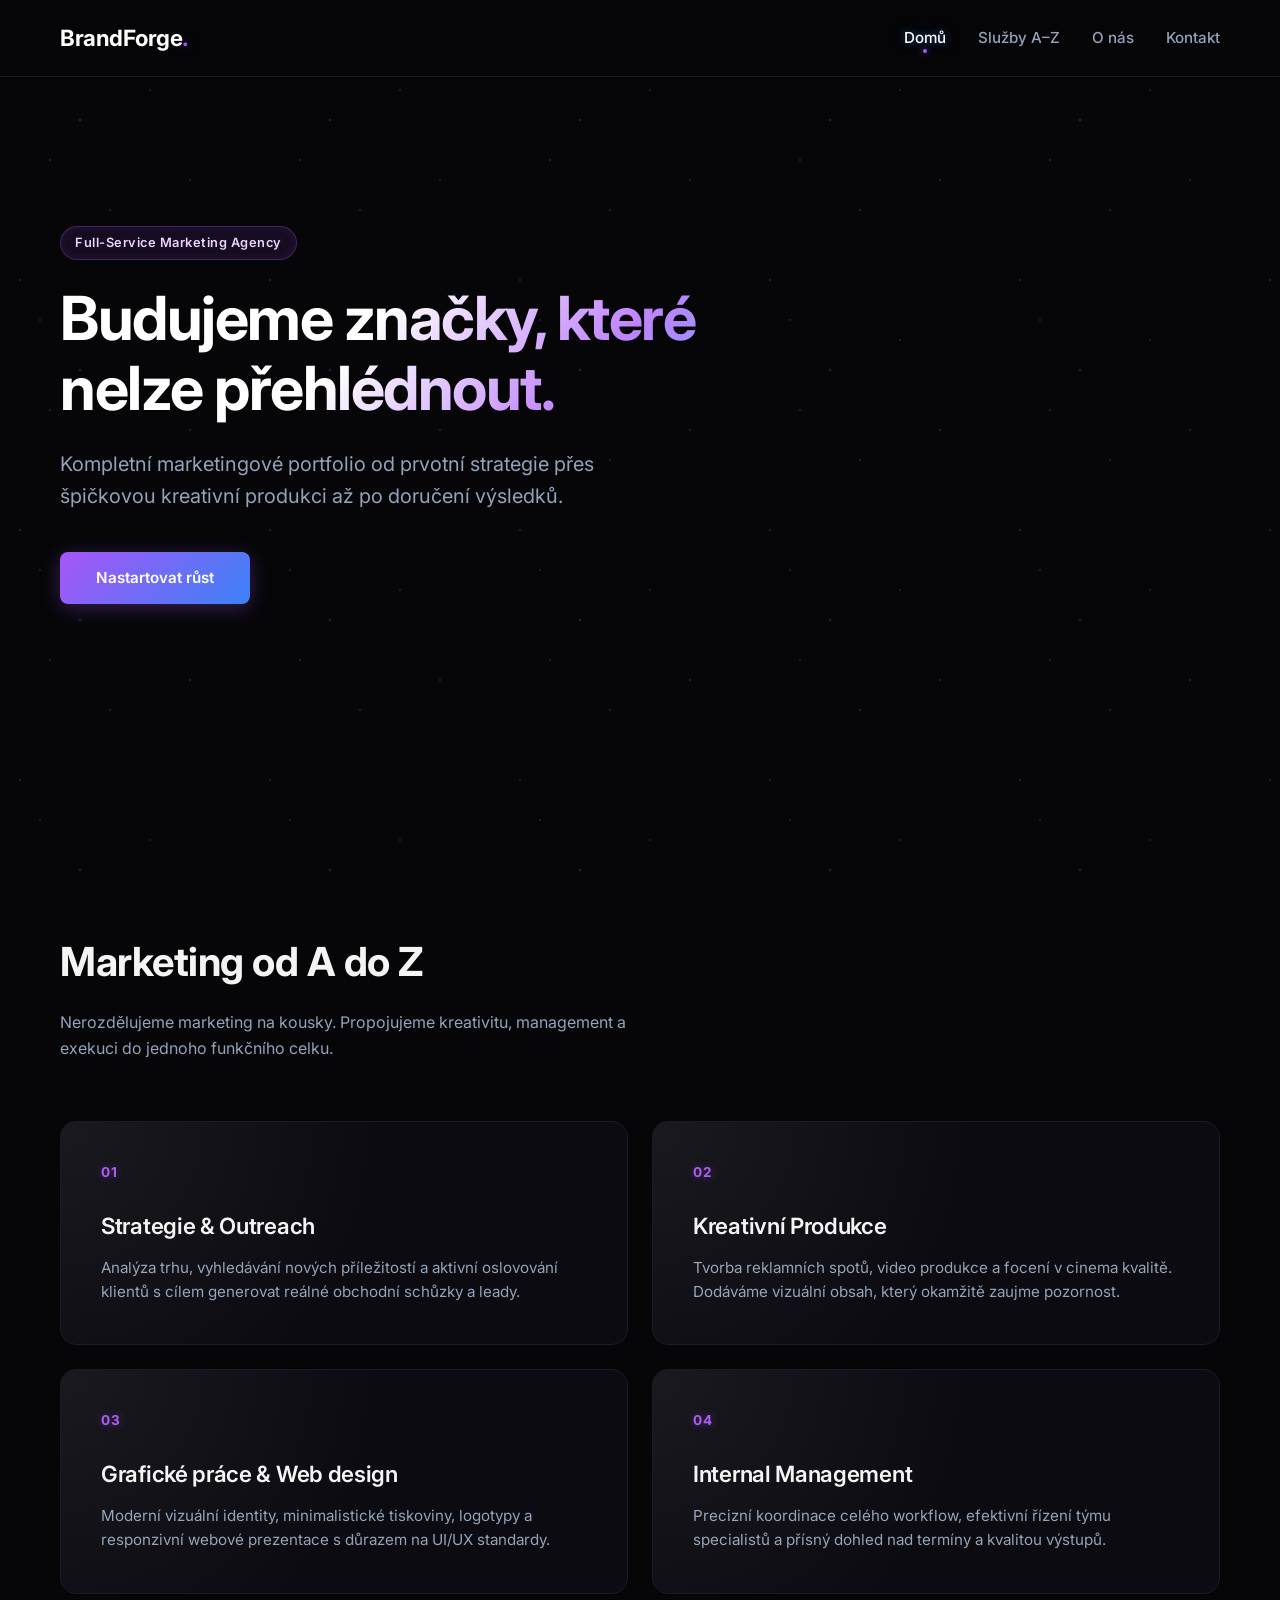
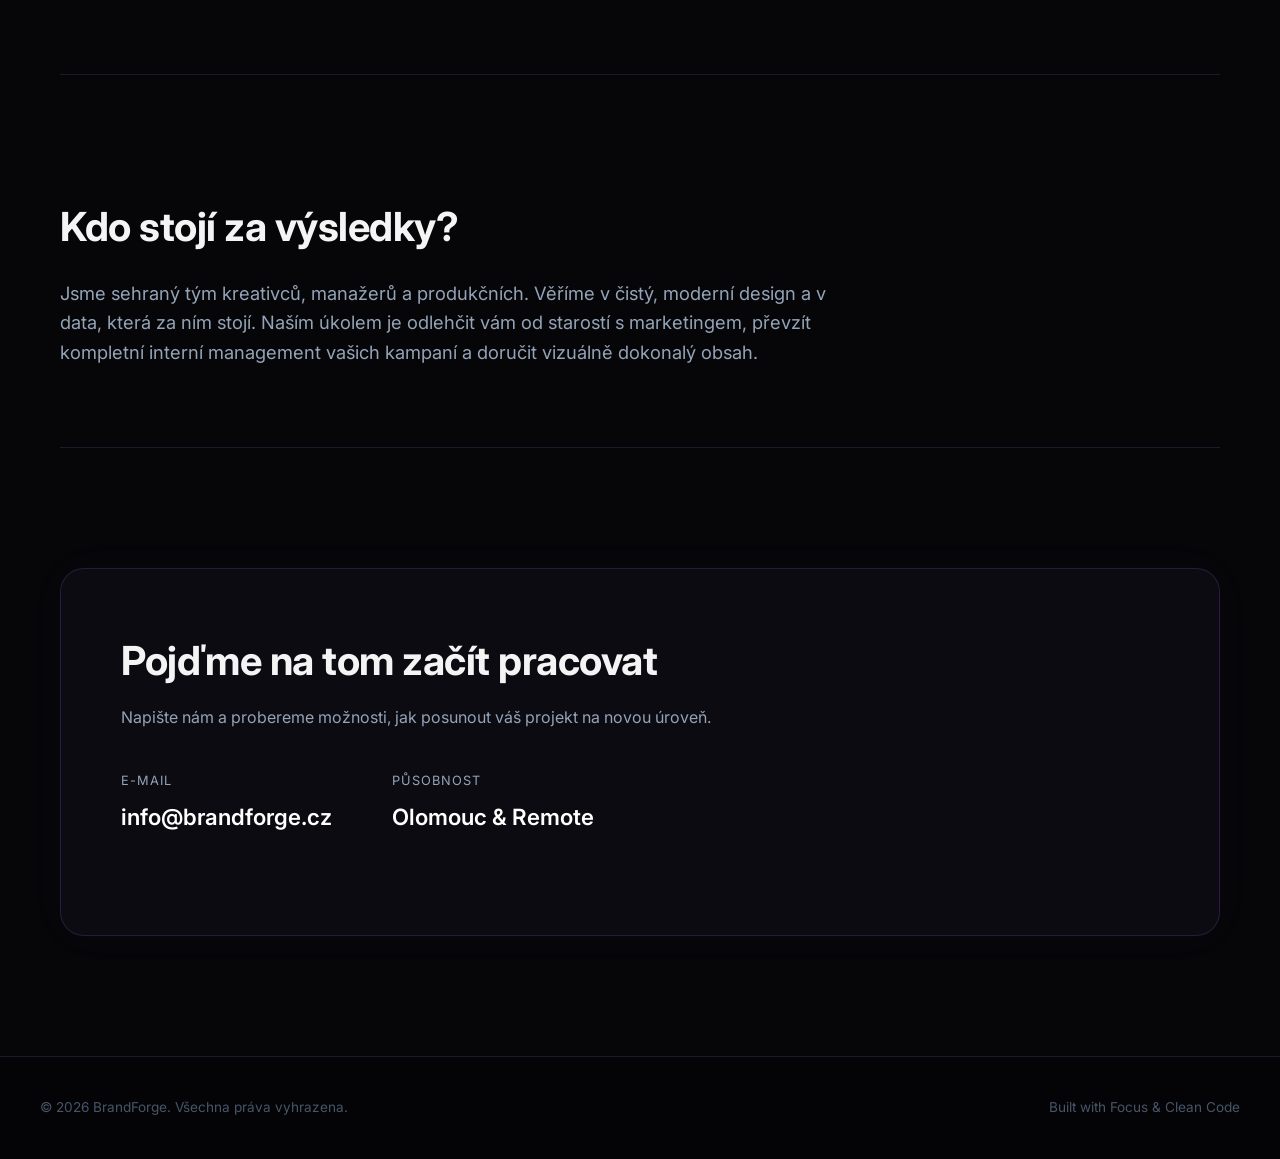
<file: index.html>
<!DOCTYPE html>
<html lang="cs">
<head>
    <meta charset="UTF-8">
    <meta name="viewport" content="width=device-width, initial-scale=1.0">
    <title>BrandForge | Full-Service Marketingová Agentura</title>
    
    <meta name="description" content="Zajišťujeme kompletní marketingové služby od A do Z. Strategie, grafické práce, kreativní produkce, sociální sítě a výkonnostní kampaně na jednom místě.">
    <meta name="keywords" content="marketingová agentura, marketing od A do Z, online marketing Olomouc, BrandForge, grafické práce, správa sociálních sítí, video produkce">
    <meta name="author" content="BrandForge">
    <meta name="robots" content="index, follow">

    <meta property="og:title" content="BrandForge | Full-Service Marketing od A do Z">
    <meta property="og:description" content="Posuňte svou značku kupředu díky kreativní produkci, strategickému managementu a výkonnostnímu marketingu.">
    <meta property="og:type" content="website">
    <meta property="og:url" content="https://vas-github-nick.github.io/portfolio/">
    <meta property="og:image" content="https://vas-github-nick.github.io/portfolio/og-image.jpg">

    <link rel="preconnect" href="https://fonts.googleapis.com">
    <link rel="preconnect" href="https://fonts.gstatic.com" crossorigin>
    <link href="https://fonts.googleapis.com/css2?family=Inter:wght@300;400;500;600;700&display=swap" rel="stylesheet">

    <link rel="stylesheet" href="style.css">
    
    <script src="portfolio.js" defer></script>
</head>
<body>

    <header>
        <div class="nav-container">
            <div class="logo">BrandForge<span>.</span></div>
            <nav id="nav-menu">
                <a href="#home" class="nav-link active">Domů</a>
                <a href="#services" class="nav-link">Služby A–Z</a>
                <a href="#about" class="nav-link">O nás</a>
                <a href="#contact" class="nav-link">Kontakt</a>
            </nav>
            <button class="menu-toggle" id="menu-toggle" aria-label="Otevřít menu">
                <span></span>
                <span></span>
            </button>
        </div>
    </header>

    <main>
        
        <section id="home" class="hero">
            <div class="hero-content">
                <div class="badge">Full-Service Marketing Agency</div>
                <h1>Budujeme značky, které nelze přehlédnout.</h1>
                <p>Kompletní marketingové portfolio od prvotní strategie přes špičkovou kreativní produkci až po doručení výsledků.</p>
                <a href="#contact" class="cta-button">Nastartovat růst</a>
            </div>
        </section>

        <section id="services" class="services">
            <div class="section-header">
                <h2>Marketing od A do Z</h2>
                <p>Nerozdělujeme marketing na kousky. Propojujeme kreativitu, management a exekuci do jednoho funkčního celku.</p>
            </div>
            
            <div class="grid">
                <article class="service-card">
                    <div class="card-icon">01</div>
                    <h3>Strategie &amp; Outreach</h3>
                    <p>Analýza trhu, vyhledávání nových příležitostí a aktivní oslovování klientů s cílem generovat reálné obchodní schůzky a leady.</p>
                </article>

                <article class="service-card">
                    <div class="card-icon">02</div>
                    <h3>Kreativní Produkce</h3>
                    <p>Tvorba reklamních spotů, video produkce a focení v cinema kvalitě. Dodáváme vizuální obsah, který okamžitě zaujme pozornost.</p>
                </article>

                <article class="service-card">
                    <div class="card-icon">03</div>
                    <h3>Grafické práce &amp; Web design</h3>
                    <p>Moderní vizuální identity, minimalistické tiskoviny, logotypy a responzivní webové prezentace s důrazem na UI/UX standardy.</p>
                </article>

                <article class="service-card">
                    <div class="card-icon">04</div>
                    <h3>Internal Management</h3>
                    <p>Precizní koordinace celého workflow, efektivní řízení týmu specialistů a přísný dohled nad termíny a kvalitou výstupů.</p>
                </article>
            </div>
        </section>

        <section id="about" class="about">
            <div class="about-container">
                <div class="about-text">
                    <h2>Kdo stojí za výsledky?</h2>
                    <p>Jsme sehraný tým kreativců, manažerů a produkčních. Věříme v čistý, moderní design a v data, která za ním stojí. Naším úkolem je odlehčit vám od starostí s marketingem, převzít kompletní interní management vašich kampaní a doručit vizuálně dokonalý obsah.</p>
                </div>
            </div>
        </section>

        <section id="contact" class="contact">
            <div class="contact-box">
                <h2>Pojďme na tom začít pracovat</h2>
                <p>Napište nám a probereme možnosti, jak posunout váš projekt na novou úroveň.</p>
                
                <div class="contact-details">
                    <div class="detail-item">
                        <span>E-mail</span>
                        <a href="mailto:info@brandforge.cz">info@brandforge.cz</a>
                    </div>
                    <div class="detail-item">
                        <span>Působnost</span>
                        <p>Olomouc &amp; Remote</p>
                    </div>
                </div>
            </div>
        </section>

    </main>

    <footer>
        <div class="footer-content">
            <p>&copy; 2026 BrandForge. Všechna práva vyhrazena.</p>
            <p class="credits">Built with Focus &amp; Clean Code</p>
        </div>
    </footer>

</body>
</html>
</file>
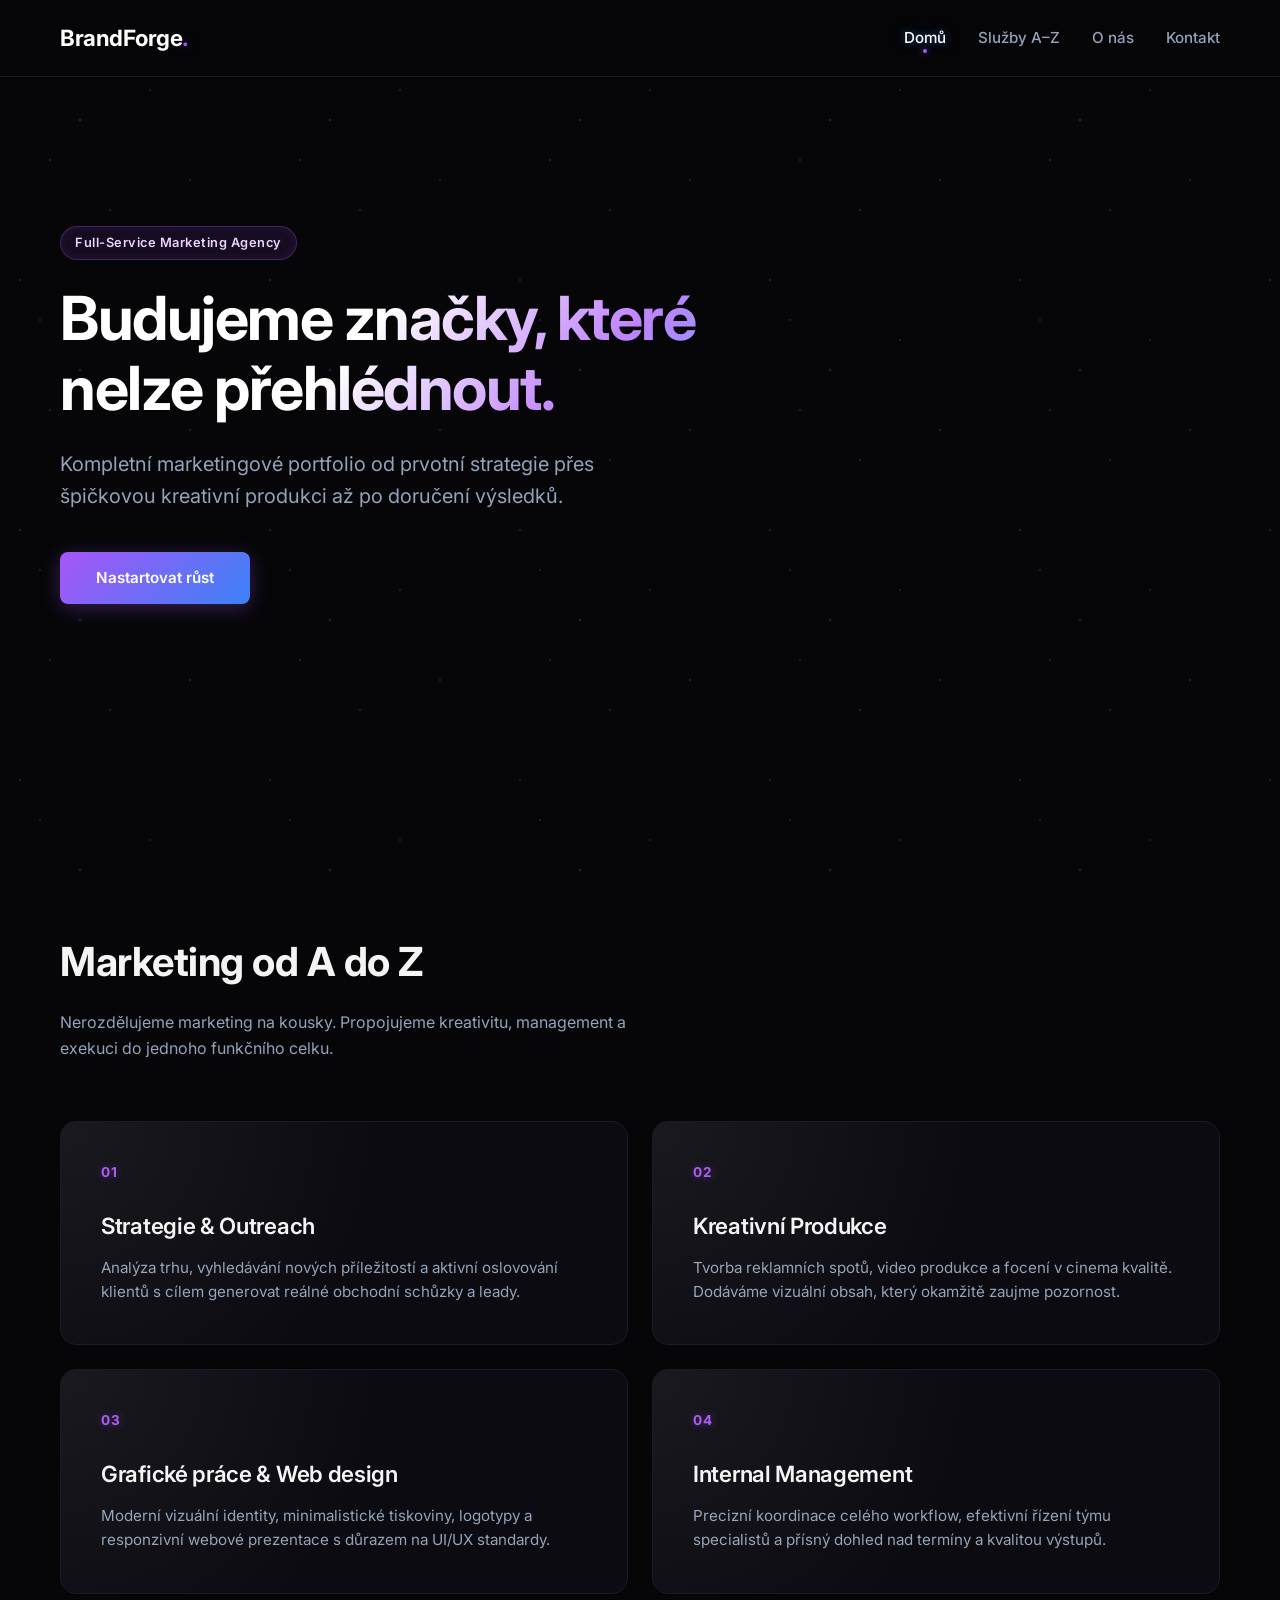
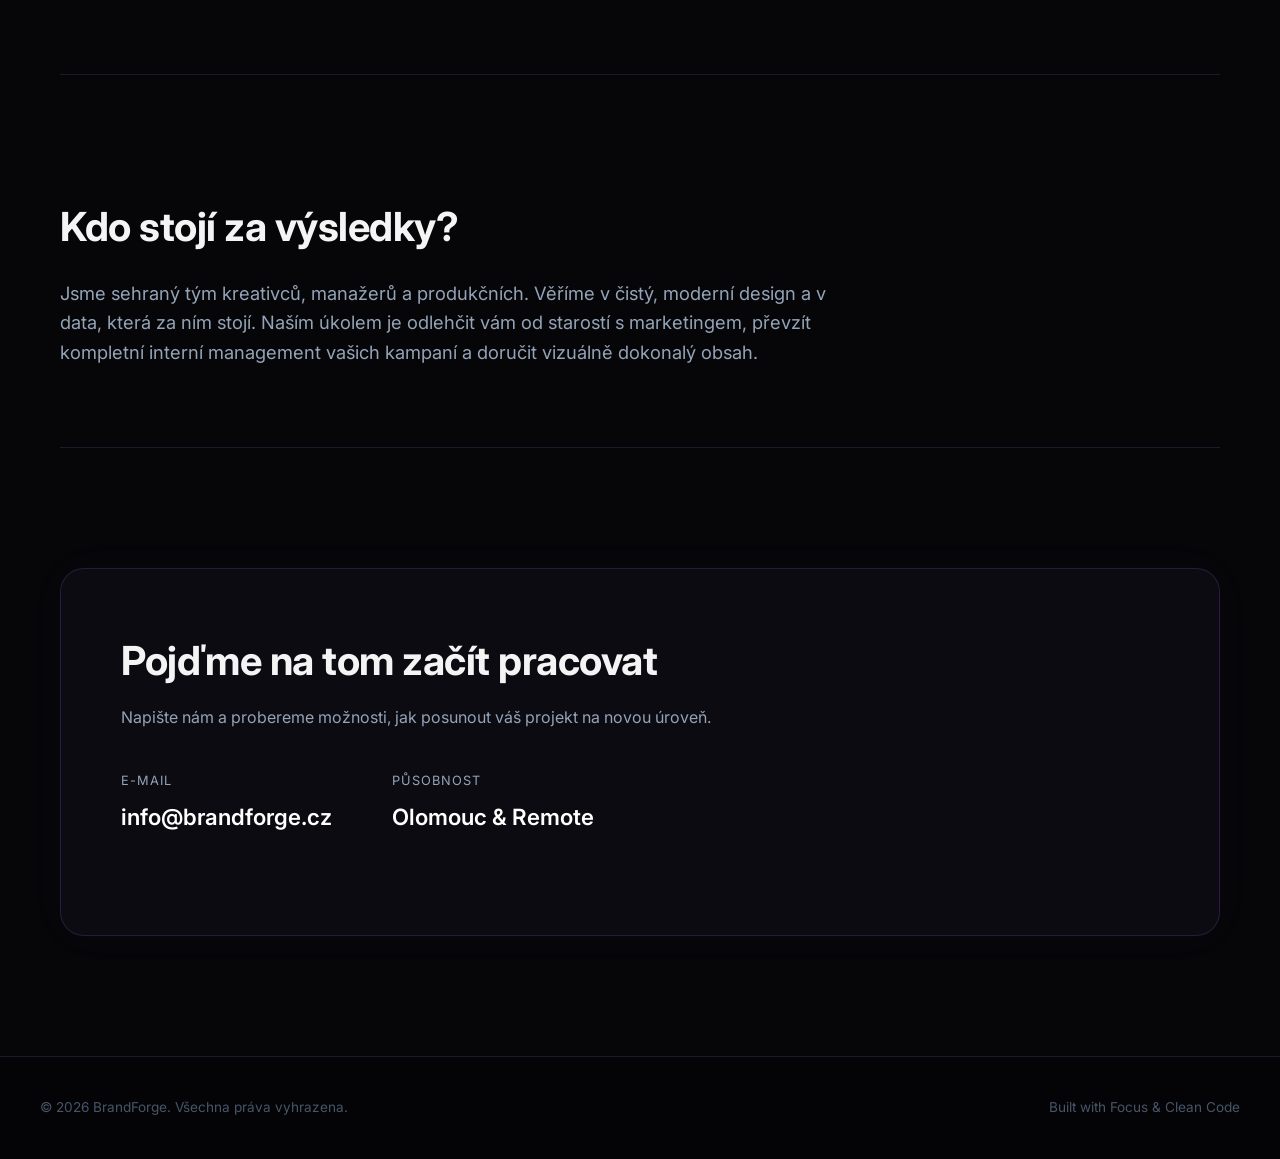
<file: portfolio.html>
<!DOCTYPE html>
<html lang="cs">
<head>
    <meta charset="UTF-8">
    <meta name="viewport" content="width=device-width, initial-scale=1.0">
    <title>BrandForge | Full-Service Marketingová Agentura</title>
    
    <meta name="description" content="Zajišťujeme kompletní marketingové služby od A do Z. Strategie, grafické práce, kreativní produkce, sociální sítě a výkonnostní kampaně na jednom místě.">
    <meta name="keywords" content="marketingová agentura, marketing od A do Z, online marketing Olomouc, BrandForge, grafické práce, správa sociálních sítí, video produkce">
    <meta name="author" content="BrandForge">
    <meta name="robots" content="index, follow">

    <meta property="og:title" content="BrandForge | Full-Service Marketing od A do Z">
    <meta property="og:description" content="Posuňte svou značku kupředu díky kreativní produkci, strategickému managementu a výkonnostnímu marketingu.">
    <meta property="og:type" content="website">
    <meta property="og:url" content="https://vas-github-nick.github.io/portfolio/">
    <meta property="og:image" content="https://vas-github-nick.github.io/portfolio/og-image.jpg">

    <link rel="preconnect" href="https://fonts.googleapis.com">
    <link rel="preconnect" href="https://fonts.gstatic.com" crossorigin>
    <link href="https://fonts.googleapis.com/css2?family=Inter:wght@300;400;500;600;700&display=swap" rel="stylesheet">

    <link rel="stylesheet" href="portfolio.css">
    
    <script src="portfolio.js" defer></script>
</head>
<body>

    <header>
        <div class="nav-container">
            <div class="logo">BrandForge<span>.</span></div>
            <nav id="nav-menu">
                <a href="#home" class="nav-link active">Domů</a>
                <a href="#services" class="nav-link">Služby A–Z</a>
                <a href="#about" class="nav-link">O nás</a>
                <a href="#contact" class="nav-link">Kontakt</a>
            </nav>
            <button class="menu-toggle" id="menu-toggle" aria-label="Otevřít menu">
                <span></span>
                <span></span>
            </button>
        </div>
    </header>

    <main>
        
        <section id="home" class="hero">
            <div class="hero-content">
                <div class="badge">Full-Service Marketing Agency</div>
                <h1>Budujeme značky, které nelze přehlédnout.</h1>
                <p>Kompletní marketingové portfolio od prvotní strategie přes špičkovou kreativní produkci až po doručení výsledků.</p>
                <a href="#contact" class="cta-button">Nastartovat růst</a>
            </div>
        </section>

        <section id="services" class="services">
            <div class="section-header">
                <h2>Marketing od A do Z</h2>
                <p>Nerozdělujeme marketing na kousky. Propojujeme kreativitu, management a exekuci do jednoho funkčního celku.</p>
            </div>
            
            <div class="grid">
                <article class="service-card">
                    <div class="card-icon">01</div>
                    <h3>Strategie &amp; Outreach</h3>
                    <p>Analýza trhu, vyhledávání nových příležitostí a aktivní oslovování klientů s cílem generovat reálné obchodní schůzky a leady.</p>
                </article>

                <article class="service-card">
                    <div class="card-icon">02</div>
                    <h3>Kreativní Produkce</h3>
                    <p>Tvorba reklamních spotů, video produkce a focení v cinema kvalitě. Dodáváme vizuální obsah, který okamžitě zaujme pozornost.</p>
                </article>

                <article class="service-card">
                    <div class="card-icon">03</div>
                    <h3>Grafické práce &amp; Web design</h3>
                    <p>Moderní vizuální identity, minimalistické tiskoviny, logotypy a responzivní webové prezentace s důrazem na UI/UX standardy.</p>
                </article>

                <article class="service-card">
                    <div class="card-icon">04</div>
                    <h3>Internal Management</h3>
                    <p>Precizní koordinace celého workflow, efektivní řízení týmu specialistů a přísný dohled nad termíny a kvalitou výstupů.</p>
                </article>
            </div>
        </section>

        <section id="about" class="about">
            <div class="about-container">
                <div class="about-text">
                    <h2>Kdo stojí za výsledky?</h2>
                    <p>Jsme sehraný tým kreativců, manažerů a produkčních. Věříme v čistý, moderní design a v data, která za ním stojí. Naším úkolem je odlehčit vám od starostí s marketingem, převzít kompletní interní management vašich kampaní a doručit vizuálně dokonalý obsah.</p>
                </div>
            </div>
        </section>

        <section id="contact" class="contact">
            <div class="contact-box">
                <h2>Pojďme na tom začít pracovat</h2>
                <p>Napište nám a probereme možnosti, jak posunout váš projekt na novou úroveň.</p>
                
                <div class="contact-details">
                    <div class="detail-item">
                        <span>E-mail</span>
                        <a href="mailto:info@brandforge.cz">info@brandforge.cz</a>
                    </div>
                    <div class="detail-item">
                        <span>Působnost</span>
                        <p>Olomouc &amp; Remote</p>
                    </div>
                </div>
            </div>
        </section>

    </main>

    <footer>
        <div class="footer-content">
            <p>&copy; 2026 BrandForge. Všechna práva vyhrazena.</p>
            <p class="credits">Built with Focus &amp; Clean Code</p>
        </div>
    </footer>

</body>
</html>
</file>
<file: style.css>
/* Globální nastavení a neonové proměnné */
:root {
    --bg-main: #060608;
    --bg-card: #0b0b11;
    --border-color: #1b1b28;
    --text-primary: #f4f4f5;
    --text-secondary: #94a3b8;
    
    /* Neonové barvy */
    --purple-glow: #a855f7;
    --blue-glow: #3b82f6;
    --gradient-glow: linear-gradient(135deg, #a855f7, #3b82f6);
}

* {
    box-sizing: border-box;
    margin: 0;
    padding: 0;
}

html {
    scroll-behavior: smooth;
}

body {
    font-family: 'Inter', sans-serif;
    background-color: var(--bg-main);
    color: var(--text-primary);
    line-height: 1.6;
    overflow-x: hidden;
    position: relative;
}

/* Efekt malých jemných hvězd na pozadí celého webu */
body::before {
    content: "";
    position: fixed;
    top: 0;
    left: 0;
    width: 100%;
    height: 100%;
    background-image: 
        radial-gradient(1px 1px at 20px 30px, #fff, rgba(0,0,0,0)),
        radial-gradient(1.5px 1.5px at 40px 70px, #a855f7, rgba(0,0,0,0)),
        radial-gradient(1px 1px at 50px 160px, #fff, rgba(0,0,0,0)),
        radial-gradient(2px 2px at 80px 120px, #3b82f6, rgba(0,0,0,0)),
        radial-gradient(1px 1px at 110px 210px, #fff, rgba(0,0,0,0)),
        radial-gradient(1.5px 1.5px at 150px 90px, #a855f7, rgba(0,0,0,0)),
        radial-gradient(1px 1px at 190px 180px, #fff, rgba(0,0,0,0));
    background-size: 250px 250px;
    opacity: 0.35;
    z-index: -1;
    pointer-events: none;
}

/* Fixní Hlavička */
header {
    position: fixed;
    top: 0;
    left: 0;
    width: 100%;
    background-color: rgba(6, 6, 8, 0.8);
    backdrop-filter: blur(20px);
    -webkit-backdrop-filter: blur(20px);
    border-bottom: 1px solid var(--border-color);
    z-index: 1000;
}

.nav-container {
    max-width: 1200px;
    margin: 0 auto;
    padding: 20px;
    display: flex;
    justify-content: space-between;
    align-items: center;
}

.logo {
    font-weight: 700;
    font-size: 1.4rem;
    letter-spacing: -0.5px;
    color: #fff;
}

.logo span {
    color: var(--purple-glow);
    text-shadow: 0 0 10px rgba(168, 85, 247, 0.6);
}

nav a {
    color: var(--text-secondary);
    text-decoration: none;
    margin-left: 28px;
    font-size: 0.95rem;
    font-weight: 500;
    transition: all 0.3s ease;
    position: relative;
}

nav a:hover, nav a.active {
    color: #fff;
    text-shadow: 0 0 8px rgba(59, 130, 246, 0.6);
}

/* Svítící puntík pod aktivním odkazem */
nav a.active::after {
    content: '';
    position: absolute;
    bottom: -6px;
    left: 50%;
    transform: translateX(-50%);
    width: 4px;
    height: 4px;
    background-color: var(--purple-glow);
    border-radius: 50%;
    box-shadow: 0 0 8px var(--purple-glow);
}

/* Mobilní Menu Tlačítko */
.menu-toggle {
    display: none;
    flex-direction: column;
    justify-content: space-between;
    width: 24px;
    height: 16px;
    background: none;
    border: none;
    cursor: pointer;
}

.menu-toggle span {
    width: 100%;
    height: 2px;
    background-color: var(--text-primary);
    transition: all 0.3s ease;
}

/* Hlavní obsah */
main {
    max-width: 1200px;
    margin: 0 auto;
    padding: 0 20px;
}

section {
    padding: 120px 0 80px 0;
}

/* Hero Sekce */
.hero {
    min-height: 90vh;
    display: flex;
    align-items: center;
    padding-top: 100px;
}

.hero-content {
    max-width: 750px;
}

.badge {
    display: inline-block;
    padding: 6px 14px;
    background-color: rgba(168, 85, 247, 0.1);
    border: 1px solid rgba(168, 85, 247, 0.3);
    border-radius: 20px;
    font-size: 0.8rem;
    font-weight: 600;
    letter-spacing: 0.5px;
    margin-bottom: 24px;
    color: #e9d5ff;
    box-shadow: inset 0 0 10px rgba(168, 85, 247, 0.1);
}

.hero h1 {
    font-size: 3.8rem;
    font-weight: 700;
    letter-spacing: -1.5px;
    line-height: 1.15;
    margin-bottom: 24px;
    background: linear-gradient(130deg, #ffffff 40%, #c084fc 70%, #60a5fa 100%);
    background-clip: text;
    -webkit-background-clip: text;
    -webkit-text-fill-color: transparent;
}

.hero p {
    font-size: 1.25rem;
    color: var(--text-secondary);
    margin-bottom: 40px;
    max-width: 600px;
}

/* Glow Tlačítko */
.cta-button {
    display: inline-block;
    background: var(--gradient-glow);
    color: #fff;
    text-decoration: none;
    padding: 14px 36px;
    border-radius: 8px;
    font-weight: 600;
    font-size: 0.95rem;
    transition: all 0.3s ease;
    box-shadow: 0 4px 20px rgba(168, 85, 247, 0.3);
}

.cta-button:hover {
    transform: translateY(-2px);
    box-shadow: 0 4px 30px rgba(59, 130, 246, 0.6);
}

/* Sekce Služby */
.section-header {
    max-width: 600px;
    margin-bottom: 60px;
}

.section-header h2 {
    font-size: 2.5rem;
    font-weight: 700;
    letter-spacing: -0.5px;
    margin-bottom: 16px;
}

.section-header p {
    color: var(--text-secondary);
}

.grid {
    display: grid;
    grid-template-columns: repeat(2, 1fr);
    gap: 24px;
}

/* Karty služeb s glow efektem při najetí */
.service-card {
    background-color: var(--bg-card);
    border: 1px solid var(--border-color);
    padding: 40px;
    border-radius: 16px;
    transition: all 0.4s cubic-bezier(0.16, 1, 0.3, 1);
    position: relative;
    overflow: hidden;
}

/* Jemný barevný přechod na spodní hraně karty */
.service-card::before {
    content: '';
    position: absolute;
    top: 0;
    left: 0;
    width: 100%;
    height: 100%;
    background: radial-gradient(800px circle at var(--mouse-x, 0) var(--mouse-y, 0), rgba(255,255,255,0.06), transparent 40%);
    z-index: 1;
    pointer-events: none;
}

.service-card:hover {
    border-color: rgba(59, 130, 246, 0.4);
    transform: translateY(-5px);
    box-shadow: 0 10px 30px rgba(59, 130, 246, 0.08), 0 1px 3px rgba(168, 85, 247, 0.08);
}

.card-icon {
    font-size: 0.85rem;
    font-weight: 700;
    color: var(--purple-glow);
    margin-bottom: 24px;
    letter-spacing: 1px;
    text-shadow: 0 0 10px rgba(168, 85, 247, 0.4);
}

.service-card h3 {
    font-size: 1.4rem;
    font-weight: 600;
    margin-bottom: 12px;
    letter-spacing: -0.3px;
}

.service-card p {
    color: var(--text-secondary);
    font-size: 0.95rem;
}

/* Sekce O nás */
.about {
    border-top: 1px solid var(--border-color);
}

.about-container {
    max-width: 800px;
}

.about h2 {
    font-size: 2.5rem;
    margin-bottom: 20px;
    letter-spacing: -0.5px;
}

.about p {
    font-size: 1.15rem;
    color: var(--text-secondary);
}

/* Kontakt s velkým Glow boxem */
.contact {
    border-top: 1px solid var(--border-color);
    padding-bottom: 120px;
}

.contact-box {
    background-color: var(--bg-card);
    border: 1px solid rgba(168, 85, 247, 0.2);
    padding: 60px;
    border-radius: 24px;
    box-shadow: 0 0 40px rgba(168, 85, 247, 0.03);
    position: relative;
}

.contact-box h2 {
    font-size: 2.5rem;
    margin-bottom: 12px;
    letter-spacing: -0.5px;
}

.contact-box p {
    color: var(--text-secondary);
    margin-bottom: 40px;
}

.contact-details {
    display: flex;
    gap: 60px;
}

.detail-item span {
    display: block;
    font-size: 0.8rem;
    text-transform: uppercase;
    letter-spacing: 1px;
    color: var(--text-secondary);
    margin-bottom: 8px;
}

.detail-item a, .detail-item p {
    font-size: 1.4rem;
    font-weight: 600;
    color: #fff;
    text-decoration: none;
    transition: color 0.3s ease;
}

.detail-item a:hover {
    color: var(--blue-glow);
    text-shadow: 0 0 10px rgba(59, 130, 246, 0.5);
}

/* Patička */
footer {
    border-top: 1px solid var(--border-color);
    padding: 40px 20px;
    background-color: #040406;
}

.footer-content {
    max-width: 1200px;
    margin: 0 auto;
    display: flex;
    justify-content: space-between;
    color: #475569;
    font-size: 0.85rem;
}

/* Mobilní optimalizace */
@media (max-width: 768px) {
    .menu-toggle {
        display: flex;
    }

    nav {
        display: none;
        position: absolute;
        top: 100%;
        left: 0;
        width: 100%;
        background-color: var(--bg-main);
        border-bottom: 1px solid var(--border-color);
        padding: 24px;
        flex-direction: column;
        gap: 20px;
    }

    nav.open {
        display: flex;
    }

    nav a {
        margin-left: 0;
        font-size: 1.1rem;
    }
    
    nav a.active::after {
        display: none;
    }

    .grid {
        grid-template-columns: 1fr;
    }

    .hero h1 {
        font-size: 2.6rem;
    }

    .contact-box {
        padding: 40px 20px;
    }

    .contact-details {
        flex-direction: column;
        gap: 28px;
    }
}
</file>
<file: portfolio.css>
/* Globální nastavení a neonové proměnné */
:root {
    --bg-main: #060608;
    --bg-card: #0b0b11;
    --border-color: #1b1b28;
    --text-primary: #f4f4f5;
    --text-secondary: #94a3b8;
    
    /* Neonové barvy */
    --purple-glow: #a855f7;
    --blue-glow: #3b82f6;
    --gradient-glow: linear-gradient(135deg, #a855f7, #3b82f6);
}

* {
    box-sizing: border-box;
    margin: 0;
    padding: 0;
}

html {
    scroll-behavior: smooth;
}

body {
    font-family: 'Inter', sans-serif;
    background-color: var(--bg-main);
    color: var(--text-primary);
    line-height: 1.6;
    overflow-x: hidden;
    position: relative;
}

/* Efekt malých jemných hvězd na pozadí celého webu */
body::before {
    content: "";
    position: fixed;
    top: 0;
    left: 0;
    width: 100%;
    height: 100%;
    background-image: 
        radial-gradient(1px 1px at 20px 30px, #fff, rgba(0,0,0,0)),
        radial-gradient(1.5px 1.5px at 40px 70px, #a855f7, rgba(0,0,0,0)),
        radial-gradient(1px 1px at 50px 160px, #fff, rgba(0,0,0,0)),
        radial-gradient(2px 2px at 80px 120px, #3b82f6, rgba(0,0,0,0)),
        radial-gradient(1px 1px at 110px 210px, #fff, rgba(0,0,0,0)),
        radial-gradient(1.5px 1.5px at 150px 90px, #a855f7, rgba(0,0,0,0)),
        radial-gradient(1px 1px at 190px 180px, #fff, rgba(0,0,0,0));
    background-size: 250px 250px;
    opacity: 0.35;
    z-index: -1;
    pointer-events: none;
}

/* Fixní Hlavička */
header {
    position: fixed;
    top: 0;
    left: 0;
    width: 100%;
    background-color: rgba(6, 6, 8, 0.8);
    backdrop-filter: blur(20px);
    -webkit-backdrop-filter: blur(20px);
    border-bottom: 1px solid var(--border-color);
    z-index: 1000;
}

.nav-container {
    max-width: 1200px;
    margin: 0 auto;
    padding: 20px;
    display: flex;
    justify-content: space-between;
    align-items: center;
}

.logo {
    font-weight: 700;
    font-size: 1.4rem;
    letter-spacing: -0.5px;
    color: #fff;
}

.logo span {
    color: var(--purple-glow);
    text-shadow: 0 0 10px rgba(168, 85, 247, 0.6);
}

nav a {
    color: var(--text-secondary);
    text-decoration: none;
    margin-left: 28px;
    font-size: 0.95rem;
    font-weight: 500;
    transition: all 0.3s ease;
    position: relative;
}

nav a:hover, nav a.active {
    color: #fff;
    text-shadow: 0 0 8px rgba(59, 130, 246, 0.6);
}

/* Svítící puntík pod aktivním odkazem */
nav a.active::after {
    content: '';
    position: absolute;
    bottom: -6px;
    left: 50%;
    transform: translateX(-50%);
    width: 4px;
    height: 4px;
    background-color: var(--purple-glow);
    border-radius: 50%;
    box-shadow: 0 0 8px var(--purple-glow);
}

/* Mobilní Menu Tlačítko */
.menu-toggle {
    display: none;
    flex-direction: column;
    justify-content: space-between;
    width: 24px;
    height: 16px;
    background: none;
    border: none;
    cursor: pointer;
}

.menu-toggle span {
    width: 100%;
    height: 2px;
    background-color: var(--text-primary);
    transition: all 0.3s ease;
}

/* Hlavní obsah */
main {
    max-width: 1200px;
    margin: 0 auto;
    padding: 0 20px;
}

section {
    padding: 120px 0 80px 0;
}

/* Hero Sekce */
.hero {
    min-height: 90vh;
    display: flex;
    align-items: center;
    padding-top: 100px;
}

.hero-content {
    max-width: 750px;
}

.badge {
    display: inline-block;
    padding: 6px 14px;
    background-color: rgba(168, 85, 247, 0.1);
    border: 1px solid rgba(168, 85, 247, 0.3);
    border-radius: 20px;
    font-size: 0.8rem;
    font-weight: 600;
    letter-spacing: 0.5px;
    margin-bottom: 24px;
    color: #e9d5ff;
    box-shadow: inset 0 0 10px rgba(168, 85, 247, 0.1);
}

.hero h1 {
    font-size: 3.8rem;
    font-weight: 700;
    letter-spacing: -1.5px;
    line-height: 1.15;
    margin-bottom: 24px;
    background: linear-gradient(130deg, #ffffff 40%, #c084fc 70%, #60a5fa 100%);
    background-clip: text;
    -webkit-background-clip: text;
    -webkit-text-fill-color: transparent;
}

.hero p {
    font-size: 1.25rem;
    color: var(--text-secondary);
    margin-bottom: 40px;
    max-width: 600px;
}

/* Glow Tlačítko */
.cta-button {
    display: inline-block;
    background: var(--gradient-glow);
    color: #fff;
    text-decoration: none;
    padding: 14px 36px;
    border-radius: 8px;
    font-weight: 600;
    font-size: 0.95rem;
    transition: all 0.3s ease;
    box-shadow: 0 4px 20px rgba(168, 85, 247, 0.3);
}

.cta-button:hover {
    transform: translateY(-2px);
    box-shadow: 0 4px 30px rgba(59, 130, 246, 0.6);
}

/* Sekce Služby */
.section-header {
    max-width: 600px;
    margin-bottom: 60px;
}

.section-header h2 {
    font-size: 2.5rem;
    font-weight: 700;
    letter-spacing: -0.5px;
    margin-bottom: 16px;
}

.section-header p {
    color: var(--text-secondary);
}

.grid {
    display: grid;
    grid-template-columns: repeat(2, 1fr);
    gap: 24px;
}

/* Karty služeb s glow efektem při najetí */
.service-card {
    background-color: var(--bg-card);
    border: 1px solid var(--border-color);
    padding: 40px;
    border-radius: 16px;
    transition: all 0.4s cubic-bezier(0.16, 1, 0.3, 1);
    position: relative;
    overflow: hidden;
}

/* Jemný barevný přechod na spodní hraně karty */
.service-card::before {
    content: '';
    position: absolute;
    top: 0;
    left: 0;
    width: 100%;
    height: 100%;
    background: radial-gradient(800px circle at var(--mouse-x, 0) var(--mouse-y, 0), rgba(255,255,255,0.06), transparent 40%);
    z-index: 1;
    pointer-events: none;
}

.service-card:hover {
    border-color: rgba(59, 130, 246, 0.4);
    transform: translateY(-5px);
    box-shadow: 0 10px 30px rgba(59, 130, 246, 0.08), 0 1px 3px rgba(168, 85, 247, 0.08);
}

.card-icon {
    font-size: 0.85rem;
    font-weight: 700;
    color: var(--purple-glow);
    margin-bottom: 24px;
    letter-spacing: 1px;
    text-shadow: 0 0 10px rgba(168, 85, 247, 0.4);
}

.service-card h3 {
    font-size: 1.4rem;
    font-weight: 600;
    margin-bottom: 12px;
    letter-spacing: -0.3px;
}

.service-card p {
    color: var(--text-secondary);
    font-size: 0.95rem;
}

/* Sekce O nás */
.about {
    border-top: 1px solid var(--border-color);
}

.about-container {
    max-width: 800px;
}

.about h2 {
    font-size: 2.5rem;
    margin-bottom: 20px;
    letter-spacing: -0.5px;
}

.about p {
    font-size: 1.15rem;
    color: var(--text-secondary);
}

/* Kontakt s velkým Glow boxem */
.contact {
    border-top: 1px solid var(--border-color);
    padding-bottom: 120px;
}

.contact-box {
    background-color: var(--bg-card);
    border: 1px solid rgba(168, 85, 247, 0.2);
    padding: 60px;
    border-radius: 24px;
    box-shadow: 0 0 40px rgba(168, 85, 247, 0.03);
    position: relative;
}

.contact-box h2 {
    font-size: 2.5rem;
    margin-bottom: 12px;
    letter-spacing: -0.5px;
}

.contact-box p {
    color: var(--text-secondary);
    margin-bottom: 40px;
}

.contact-details {
    display: flex;
    gap: 60px;
}

.detail-item span {
    display: block;
    font-size: 0.8rem;
    text-transform: uppercase;
    letter-spacing: 1px;
    color: var(--text-secondary);
    margin-bottom: 8px;
}

.detail-item a, .detail-item p {
    font-size: 1.4rem;
    font-weight: 600;
    color: #fff;
    text-decoration: none;
    transition: color 0.3s ease;
}

.detail-item a:hover {
    color: var(--blue-glow);
    text-shadow: 0 0 10px rgba(59, 130, 246, 0.5);
}

/* Patička */
footer {
    border-top: 1px solid var(--border-color);
    padding: 40px 20px;
    background-color: #040406;
}

.footer-content {
    max-width: 1200px;
    margin: 0 auto;
    display: flex;
    justify-content: space-between;
    color: #475569;
    font-size: 0.85rem;
}

/* Mobilní optimalizace */
@media (max-width: 768px) {
    .menu-toggle {
        display: flex;
    }

    nav {
        display: none;
        position: absolute;
        top: 100%;
        left: 0;
        width: 100%;
        background-color: var(--bg-main);
        border-bottom: 1px solid var(--border-color);
        padding: 24px;
        flex-direction: column;
        gap: 20px;
    }

    nav.open {
        display: flex;
    }

    nav a {
        margin-left: 0;
        font-size: 1.1rem;
    }
    
    nav a.active::after {
        display: none;
    }

    .grid {
        grid-template-columns: 1fr;
    }

    .hero h1 {
        font-size: 2.6rem;
    }

    .contact-box {
        padding: 40px 20px;
    }

    .contact-details {
        flex-direction: column;
        gap: 28px;
    }
}
</file>
